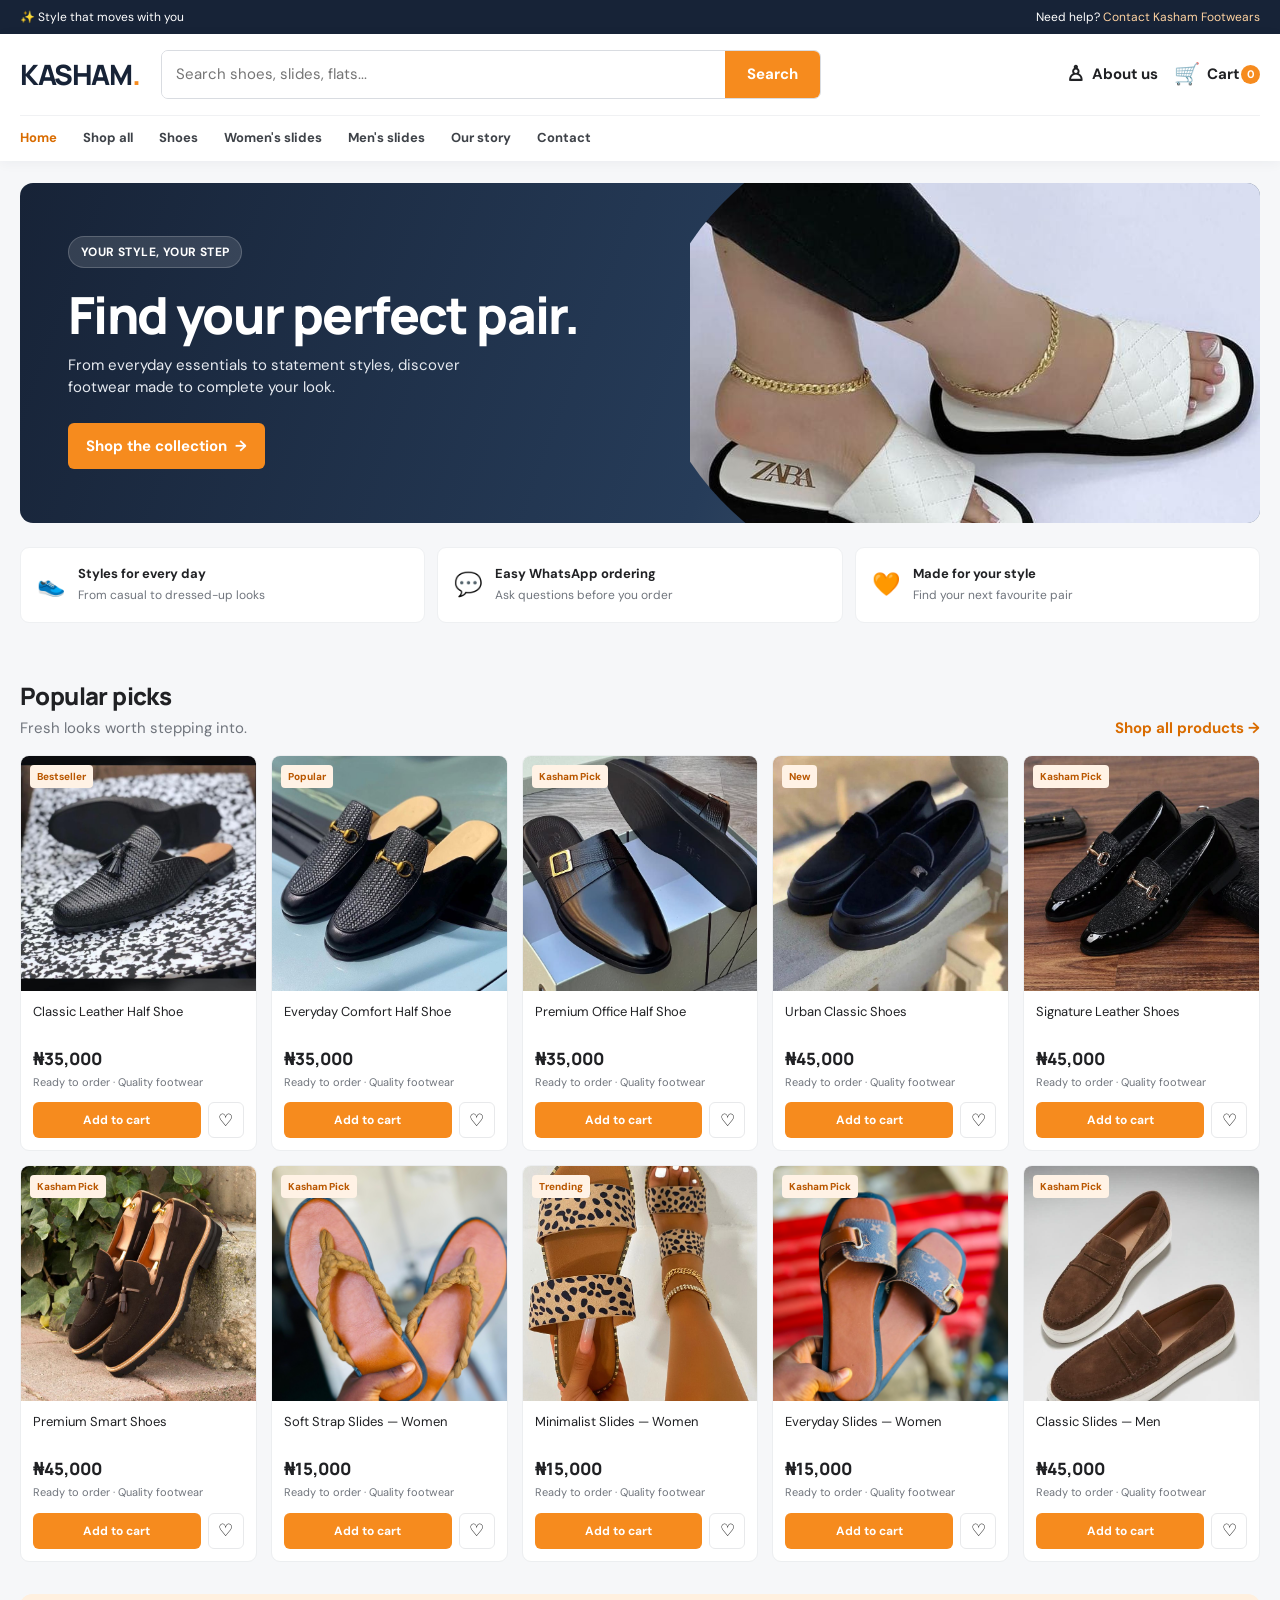
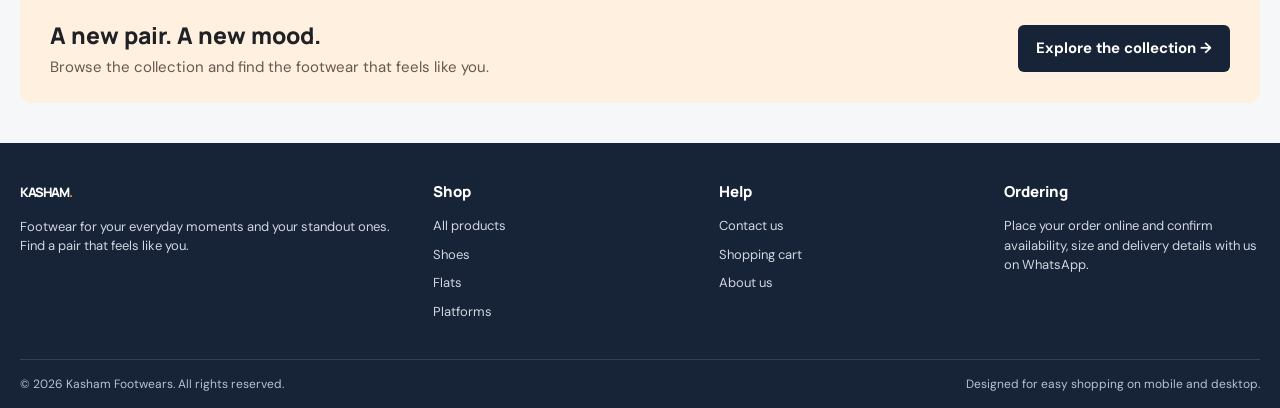
<file: index.html>
<!doctype html><html lang="en"><head><meta charset="utf-8"><meta name="viewport" content="width=device-width, initial-scale=1"><meta name="theme-color" content="#172337"><meta name="description" content="Shop stylish half shoes, slides, flats, platforms and sandals at Kasham Footwears."><link rel="manifest" href="manifest.json"><link rel="icon" href="logo.svg"><link rel="stylesheet" href="style.css"><title>Kasham Footwears | Step Out in Style</title></head><body>
<div class="top-strip"><div class="container"><span>✨ Style that moves with you</span><span>Need help? <a href="contact.html">Contact Kasham Footwears</a></span></div></div>
<header class="site-header"><div class="container"><div class="header-main"><button class="hamburger" data-menu-toggle aria-label="Open navigation menu" aria-expanded="false">☰</button><a class="brand" href="index.html">KASHAM<span>.</span></a><form class="searchbar" data-search-form><input aria-label="Search products" placeholder="Search shoes, slides, flats..." required><button>Search</button></form><div class="header-actions"><a class="header-action" href="about.html"><span class="ico">♙</span><span>About us</span></a><a class="header-action" href="cart.html"><span class="ico">🛒</span><span>Cart</span><b class="cart-count" data-cart-count>0</b></a></div></div><nav class="main-nav"><div class="nav-inner"><a class="active" href="index.html">Home</a><a href="shop.html">Shop all</a><a href="shop.html?category=Shoes">Shoes</a><a href="shop.html?category=Slides%20for%20Female">Women's slides</a><a href="shop.html?category=Slides%20for%20Male">Men's slides</a><a href="about.html">Our story</a><a href="contact.html">Contact</a></div></nav><nav class="mobile-nav"><a href="index.html">Home</a><a href="shop.html">Shop all</a><a href="shop.html?category=Half%20Shoes">Half shoes</a><a href="shop.html?category=Shoes">Shoes</a><a href="shop.html?category=Slides%20for%20Female">Women's slides</a><a href="shop.html?category=Slides%20for%20Male">Men's slides</a><a href="shop.html?category=Flats%20for%20Female">Women's flats</a><a href="shop.html?category=Flats%20for%20Male">Men's flats</a><a href="about.html">About us</a><a href="contact.html">Contact</a><a href="cart.html">My cart</a></nav></div></header>
<main class="container"><section class="hero"><div class="hero-copy"><span class="eyebrow">YOUR STYLE, YOUR STEP</span><h1>Find your perfect pair.</h1><p>From everyday essentials to statement styles, discover footwear made to complete your look.</p><a class="btn btn-primary" href="shop.html">Shop the collection <span>→</span></a></div><div class="hero-art" role="img" aria-label="Featured footwear"></div></section><section class="benefits"><div class="benefit"><span class="benefit-icon">👟</span><div><strong>Styles for every day</strong><small>From casual to dressed-up looks</small></div></div><div class="benefit"><span class="benefit-icon">💬</span><div><strong>Easy WhatsApp ordering</strong><small>Ask questions before you order</small></div></div><div class="benefit"><span class="benefit-icon">🧡</span><div><strong>Made for your style</strong><small>Find your next favourite pair</small></div></div></section><section class="section"><div class="section-head"><!--<div><h2>Shop by category</h2><p>Find the style you're looking for.</p></div><a class="text-link" href="shop.html">View all →</a></div><div class="category-grid" data-category-grid></div>--></section><section class="section"><div class="section-head"><div><h2>Popular picks</h2><p>Fresh looks worth stepping into.</p></div><a class="text-link" href="shop.html">Shop all products →</a></div><div class="products-grid" data-featured-products></div></section><section class="promo-band"><div><h2>A new pair. A new mood.</h2><p>Browse the collection and find the footwear that feels like you.</p></div><a class="btn btn-dark" href="shop.html">Explore the collection →</a></section></main>
<footer class="footer"><div class="container"><div class="footer-top"><div><a class="brand" href="index.html">KASHAM<span>.</span></a><p>Footwear for your everyday moments and your standout ones. Find a pair that feels like you.</p></div><div><h3>Shop</h3><div class="footer-links"><a href="shop.html">All products</a><a href="shop.html?category=Shoes">Shoes</a><a href="shop.html?category=Flats%20for%20Female">Flats</a><a href="shop.html?category=Platform%20for%20Female">Platforms</a></div></div><div><h3>Help</h3><div class="footer-links"><a href="contact.html">Contact us</a><a href="cart.html">Shopping cart</a><a href="about.html">About us</a></div></div><div><h3>Ordering</h3><p>Place your order online and confirm availability, size and delivery details with us on WhatsApp.</p></div></div><div class="footer-bottom"><span>© <span data-year></span> Kasham Footwears. All rights reserved.</span><span>Designed for easy shopping on mobile and desktop.</span></div></div></footer><div class="toast"></div><script src="products.js"></script><script src="app.js"></script><script>document.querySelector('[data-year]').textContent=new Date().getFullYear();if('serviceWorker' in navigator && location.protocol.startsWith('http'))navigator.serviceWorker.register('service-worker.js').catch(()=>{});</script></body></html>
</file>
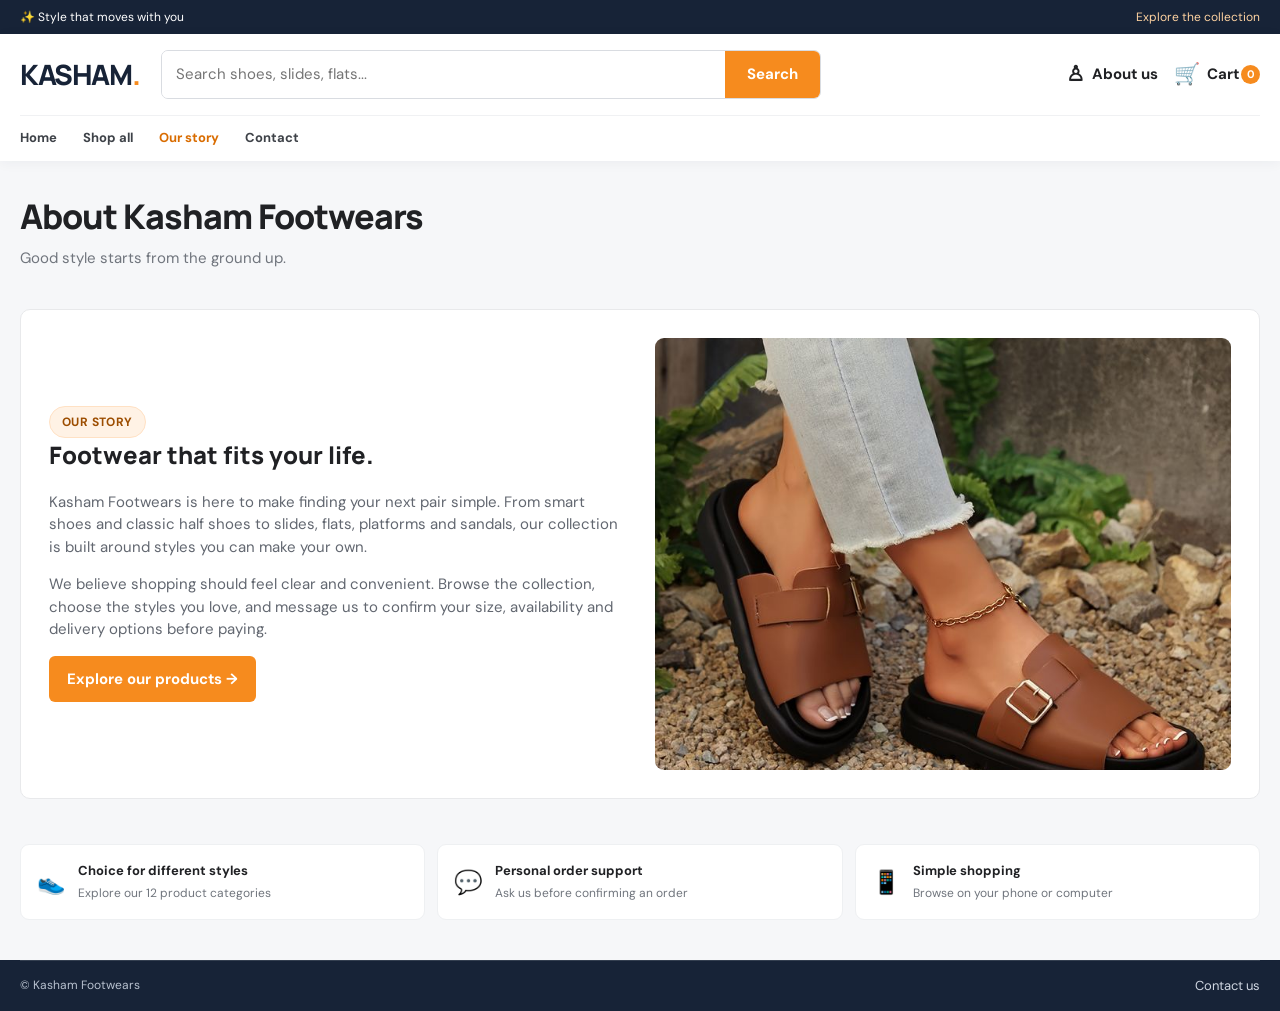
<file: about.html>
<!doctype html><html lang="en"><head><meta charset="utf-8"><meta name="viewport" content="width=device-width, initial-scale=1"><meta name="theme-color" content="#172337"><link rel="manifest" href="manifest.json"><link rel="icon" href="logo.svg"><link rel="stylesheet" href="style.css"><title>About Us | Kasham Footwears</title></head><body><div class="top-strip"><div class="container"><span>✨ Style that moves with you</span><span><a href="shop.html">Explore the collection</a></span></div></div><header class="site-header"><div class="container"><div class="header-main"><button class="hamburger" data-menu-toggle aria-label="Open navigation menu" aria-expanded="false">☰</button><a class="brand" href="index.html">KASHAM<span>.</span></a><form class="searchbar" data-search-form><input aria-label="Search products" placeholder="Search shoes, slides, flats..." required><button>Search</button></form><div class="header-actions"><a class="header-action" href="about.html"><span class="ico">♙</span><span>About us</span></a><a class="header-action" href="cart.html"><span class="ico">🛒</span><span>Cart</span><b class="cart-count" data-cart-count>0</b></a></div></div><nav class="main-nav"><div class="nav-inner"><a href="index.html">Home</a><a href="shop.html">Shop all</a><a class="active" href="about.html">Our story</a><a href="contact.html">Contact</a></div></nav><nav class="mobile-nav"><a href="index.html">Home</a><a href="shop.html">Shop all</a><a href="about.html">About us</a><a href="contact.html">Contact</a><a href="cart.html">My cart</a></nav></div></header><main class="container"><div class="page-intro"><h1>About Kasham Footwears</h1><p>Good style starts from the ground up.</p></div><section class="content-card about-grid"><div><span class="eyebrow" style="background:#fff2e5;color:#9c4d00;border-color:#ffe1c4">OUR STORY</span><h2>Footwear that fits your life.</h2><p>Kasham Footwears is here to make finding your next pair simple. From smart shoes and classic half shoes to slides, flats, platforms and sandals, our collection is built around styles you can make your own.</p><p>We believe shopping should feel clear and convenient. Browse the collection, choose the styles you love, and message us to confirm your size, availability and delivery options before paying.</p><a class="btn btn-primary" href="shop.html">Explore our products →</a></div><img class="about-photo" src="fan-02.jpg" alt="Footwear style collection"></section><section class="benefits"><div class="benefit"><span class="benefit-icon">👟</span><div><strong>Choice for different styles</strong><small>Explore our 12 product categories</small></div></div><div class="benefit"><span class="benefit-icon">💬</span><div><strong>Personal order support</strong><small>Ask us before confirming an order</small></div></div><div class="benefit"><span class="benefit-icon">📱</span><div><strong>Simple shopping</strong><small>Browse on your phone or computer</small></div></div></section></main><footer class="footer"><div class="container"><div class="footer-bottom"><span>© Kasham Footwears</span><a href="contact.html">Contact us</a></div></div></footer><div class="toast"></div><script src="products.js"></script><script src="app.js"></script></body></html>
</file>
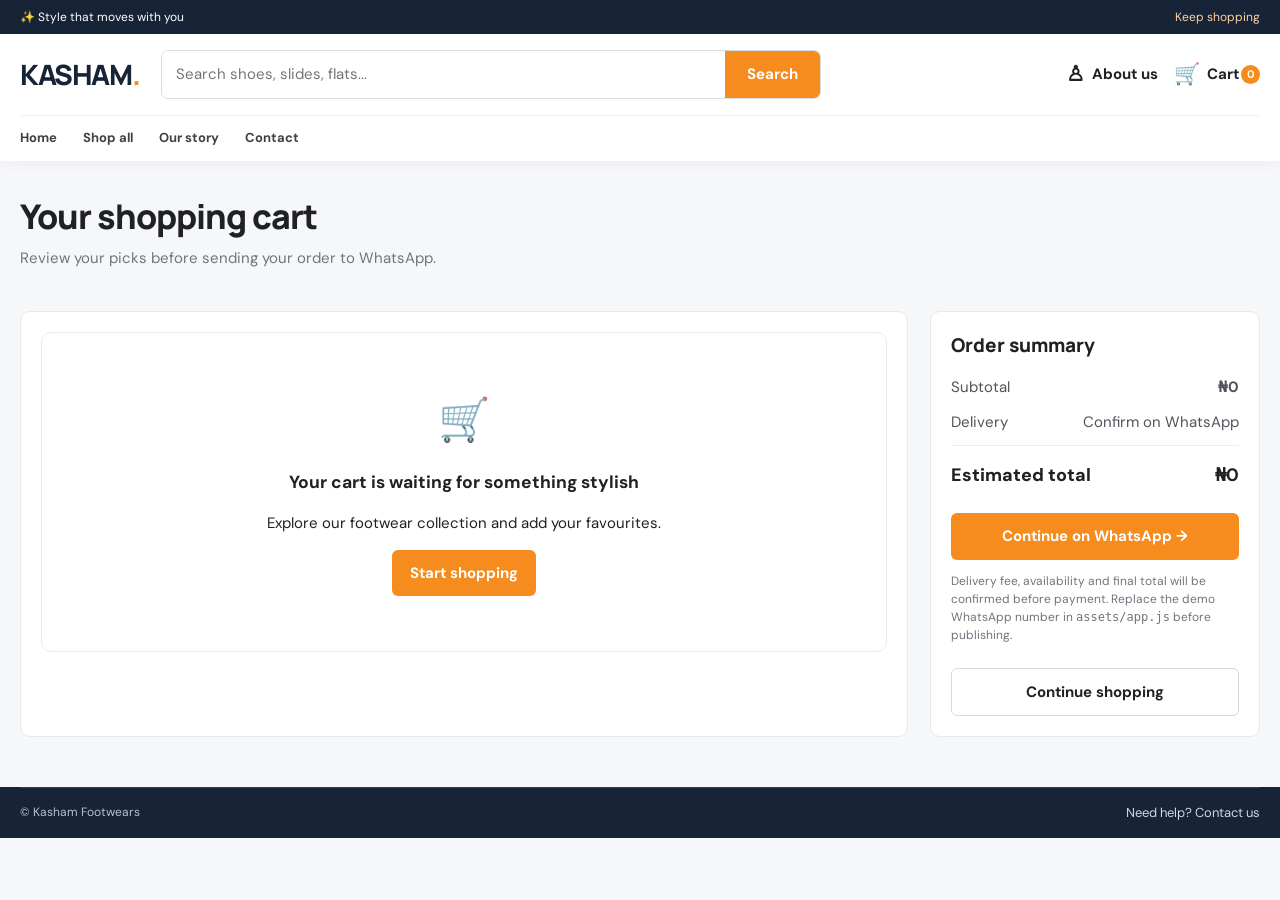
<file: cart.html>
<!doctype html><html lang="en"><head><meta charset="utf-8"><meta name="viewport" content="width=device-width, initial-scale=1"><meta name="theme-color" content="#172337"><link rel="manifest" href="manifest.json"><link rel="icon" href="ogo.svg"><link rel="stylesheet" href="style.css"><title>Your Cart | Kasham Footwears</title></head><body><div class="top-strip"><div class="container"><span>✨ Style that moves with you</span><span><a href="shop.html">Keep shopping</a></span></div></div><header class="site-header"><div class="container"><div class="header-main"><button class="hamburger" data-menu-toggle aria-label="Open navigation menu" aria-expanded="false">☰</button><a class="brand" href="index.html">KASHAM<span>.</span></a><form class="searchbar" data-search-form><input aria-label="Search products" placeholder="Search shoes, slides, flats..." required><button>Search</button></form><div class="header-actions"><a class="header-action" href="about.html"><span class="ico">♙</span><span>About us</span></a><a class="header-action" href="cart.html"><span class="ico">🛒</span><span>Cart</span><b class="cart-count" data-cart-count>0</b></a></div></div><nav class="main-nav"><div class="nav-inner"><a href="index.html">Home</a><a href="shop.html">Shop all</a><a href="about.html">Our story</a><a href="contact.html">Contact</a></div></nav><nav class="mobile-nav"><a href="index.html">Home</a><a href="shop.html">Shop all</a><a href="about.html">About us</a><a href="contact.html">Contact</a><a href="cart.html">My cart</a></nav></div></header><main class="container"><div class="page-intro"><h1>Your shopping cart</h1><p>Review your picks before sending your order to WhatsApp.</p></div><div class="cart-layout"><section class="cart-list"><div data-cart-items></div></section><aside class="summary-card"><h2>Order summary</h2><div class="summary-line"><span>Subtotal</span><strong data-subtotal>₦0</strong></div><div class="summary-line"><span>Delivery</span><span>Confirm on WhatsApp</span></div><div class="summary-line total"><span>Estimated total</span><strong data-total>₦0</strong></div><button class="btn btn-primary" data-checkout>Continue on WhatsApp →</button><p class="notice">Delivery fee, availability and final total will be confirmed before payment. Replace the demo WhatsApp number in <code>assets/app.js</code> before publishing.</p><a class="btn btn-outline" href="shop.html">Continue shopping</a></aside></div></main><footer class="footer"><div class="container"><div class="footer-bottom"><span>© Kasham Footwears</span><a href="contact.html">Need help? Contact us</a></div></div></footer><div class="toast"></div><script src="products.js"></script><script src="app.js"></script></body></html>
</file>
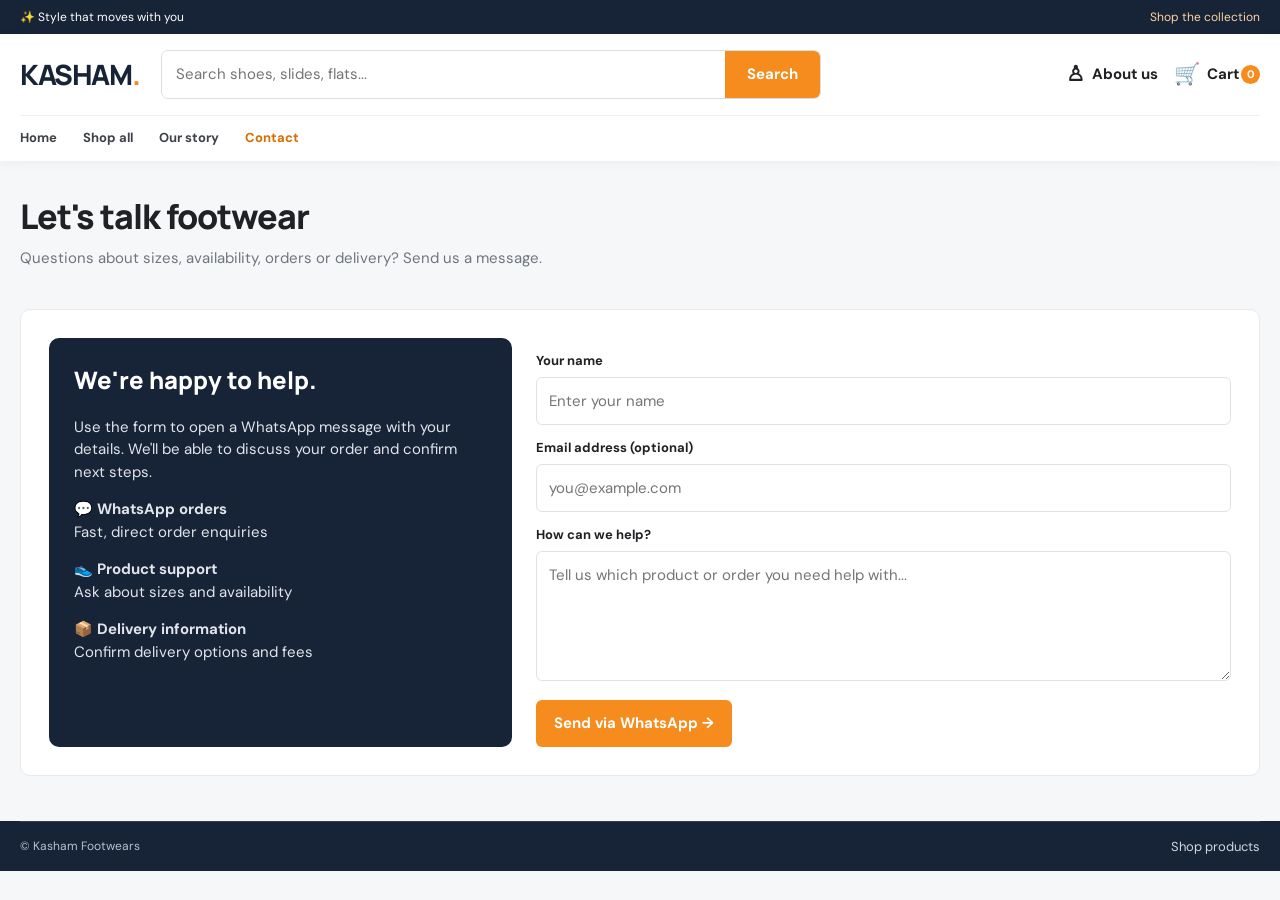
<file: contact.html>
<!doctype html><html lang="en"><head><meta charset="utf-8"><meta name="viewport" content="width=device-width, initial-scale=1"><meta name="theme-color" content="#172337"><link rel="manifest" href="manifest.json"><link rel="icon" href="logo.svg"><link rel="stylesheet" href="style.css"><title>Contact Us | Kasham Footwears</title></head><body><div class="top-strip"><div class="container"><span>✨ Style that moves with you</span><span><a href="shop.html">Shop the collection</a></span></div></div><header class="site-header"><div class="container"><div class="header-main"><button class="hamburger" data-menu-toggle aria-label="Open navigation menu" aria-expanded="false">☰</button><a class="brand" href="index.html">KASHAM<span>.</span></a><form class="searchbar" data-search-form><input aria-label="Search products" placeholder="Search shoes, slides, flats..." required><button>Search</button></form><div class="header-actions"><a class="header-action" href="about.html"><span class="ico">♙</span><span>About us</span></a><a class="header-action" href="cart.html"><span class="ico">🛒</span><span>Cart</span><b class="cart-count" data-cart-count>0</b></a></div></div><nav class="main-nav"><div class="nav-inner"><a href="index.html">Home</a><a href="shop.html">Shop all</a><a href="about.html">Our story</a><a class="active" href="contact.html">Contact</a></div></nav><nav class="mobile-nav"><a href="index.html">Home</a><a href="shop.html">Shop all</a><a href="about.html">About us</a><a href="contact.html">Contact</a><a href="cart.html">My cart</a></nav></div></header><main class="container"><div class="page-intro"><h1>Let's talk footwear</h1><p>Questions about sizes, availability, orders or delivery? Send us a message.</p></div><section class="content-card contact-grid"><div class="contact-info"><h2>We're happy to help.</h2><p>Use the form to open a WhatsApp message with your details. We'll be able to discuss your order and confirm next steps.</p><p>💬 <strong>WhatsApp orders</strong><br>Fast, direct order enquiries</p><p>👟 <strong>Product support</strong><br>Ask about sizes and availability</p><p>📦 <strong>Delivery information</strong><br>Confirm delivery options and fees</p></div><form data-contact-form><div class="form-field"><label for="name">Your name</label><input id="name" name="name" autocomplete="name" required placeholder="Enter your name"></div><div class="form-field"><label for="email">Email address (optional)</label><input id="email" name="email" type="email" autocomplete="email" placeholder="you@example.com"></div><div class="form-field"><label for="message">How can we help?</label><textarea id="message" name="message" required placeholder="Tell us which product or order you need help with..."></textarea></div><button class="btn btn-primary" type="submit">Send via WhatsApp →</button><!--<p class="notice">The WhatsApp number is a demo placeholder. Replace it in <code>assets/app.js</code> with the store's number before publishing.</p>--></form></section></main><footer class="footer"><div class="container"><div class="footer-bottom"><span>© Kasham Footwears</span><a href="shop.html">Shop products</a></div></div></footer><div class="toast"></div><script src="products.js"></script><script src="app.js"></script></body></html>
</file>
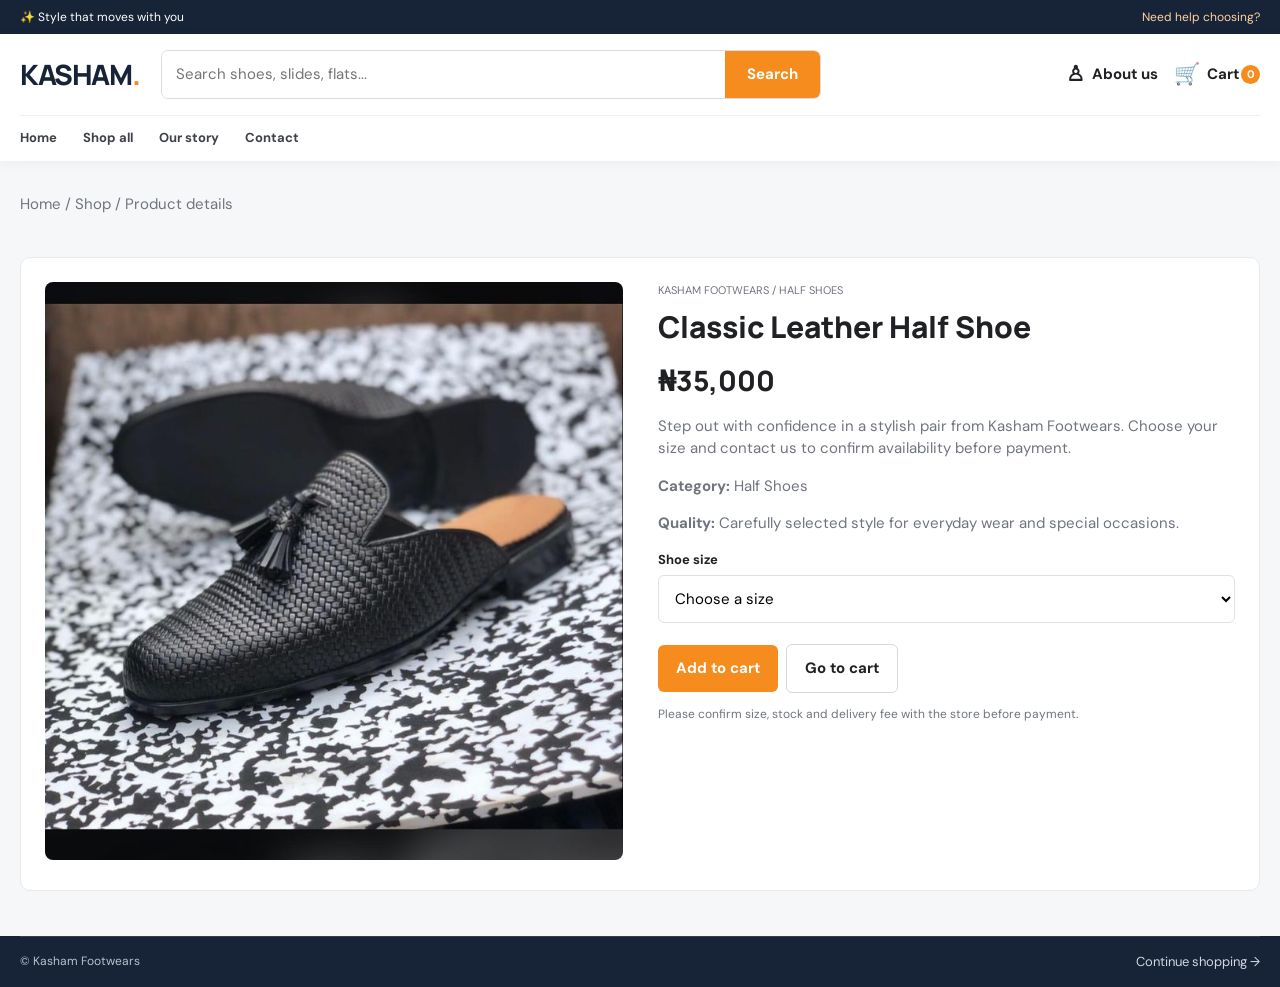
<file: product.html>
<!doctype html><html lang="en"><head><meta charset="utf-8"><meta name="viewport" content="width=device-width, initial-scale=1"><meta name="theme-color" content="#172337"><link rel="manifest" href="manifest.json"><link rel="icon" href="logo.svg"><link rel="stylesheet" href="style.css"><title>Product details | Kasham Footwears</title></head><body><div class="top-strip"><div class="container"><span>✨ Style that moves with you</span><span><a href="contact.html">Need help choosing?</a></span></div></div><header class="site-header"><div class="container"><div class="header-main"><button class="hamburger" data-menu-toggle aria-label="Open navigation menu" aria-expanded="false">☰</button><a class="brand" href="index.html">KASHAM<span>.</span></a><form class="searchbar" data-search-form><input aria-label="Search products" placeholder="Search shoes, slides, flats..." required><button>Search</button></form><div class="header-actions"><a class="header-action" href="about.html"><span class="ico">♙</span><span>About us</span></a><a class="header-action" href="cart.html"><span class="ico">🛒</span><span>Cart</span><b class="cart-count" data-cart-count>0</b></a></div></div><nav class="main-nav"><div class="nav-inner"><a href="index.html">Home</a><a href="shop.html">Shop all</a><a href="about.html">Our story</a><a href="contact.html">Contact</a></div></nav><nav class="mobile-nav"><a href="index.html">Home</a><a href="shop.html">Shop all</a><a href="about.html">About us</a><a href="contact.html">Contact</a><a href="cart.html">My cart</a></nav></div></header><main class="container"><div class="page-intro"><p><a href="index.html">Home</a> / <a href="shop.html">Shop</a> / Product details</p></div><section class="product-detail" data-product-detail></section></main><footer class="footer"><div class="container"><div class="footer-bottom"><span>© Kasham Footwears</span><a href="shop.html">Continue shopping →</a></div></div></footer><div class="toast"></div><script src="products.js"></script><script src="app.js"></script></body></html>
</file>
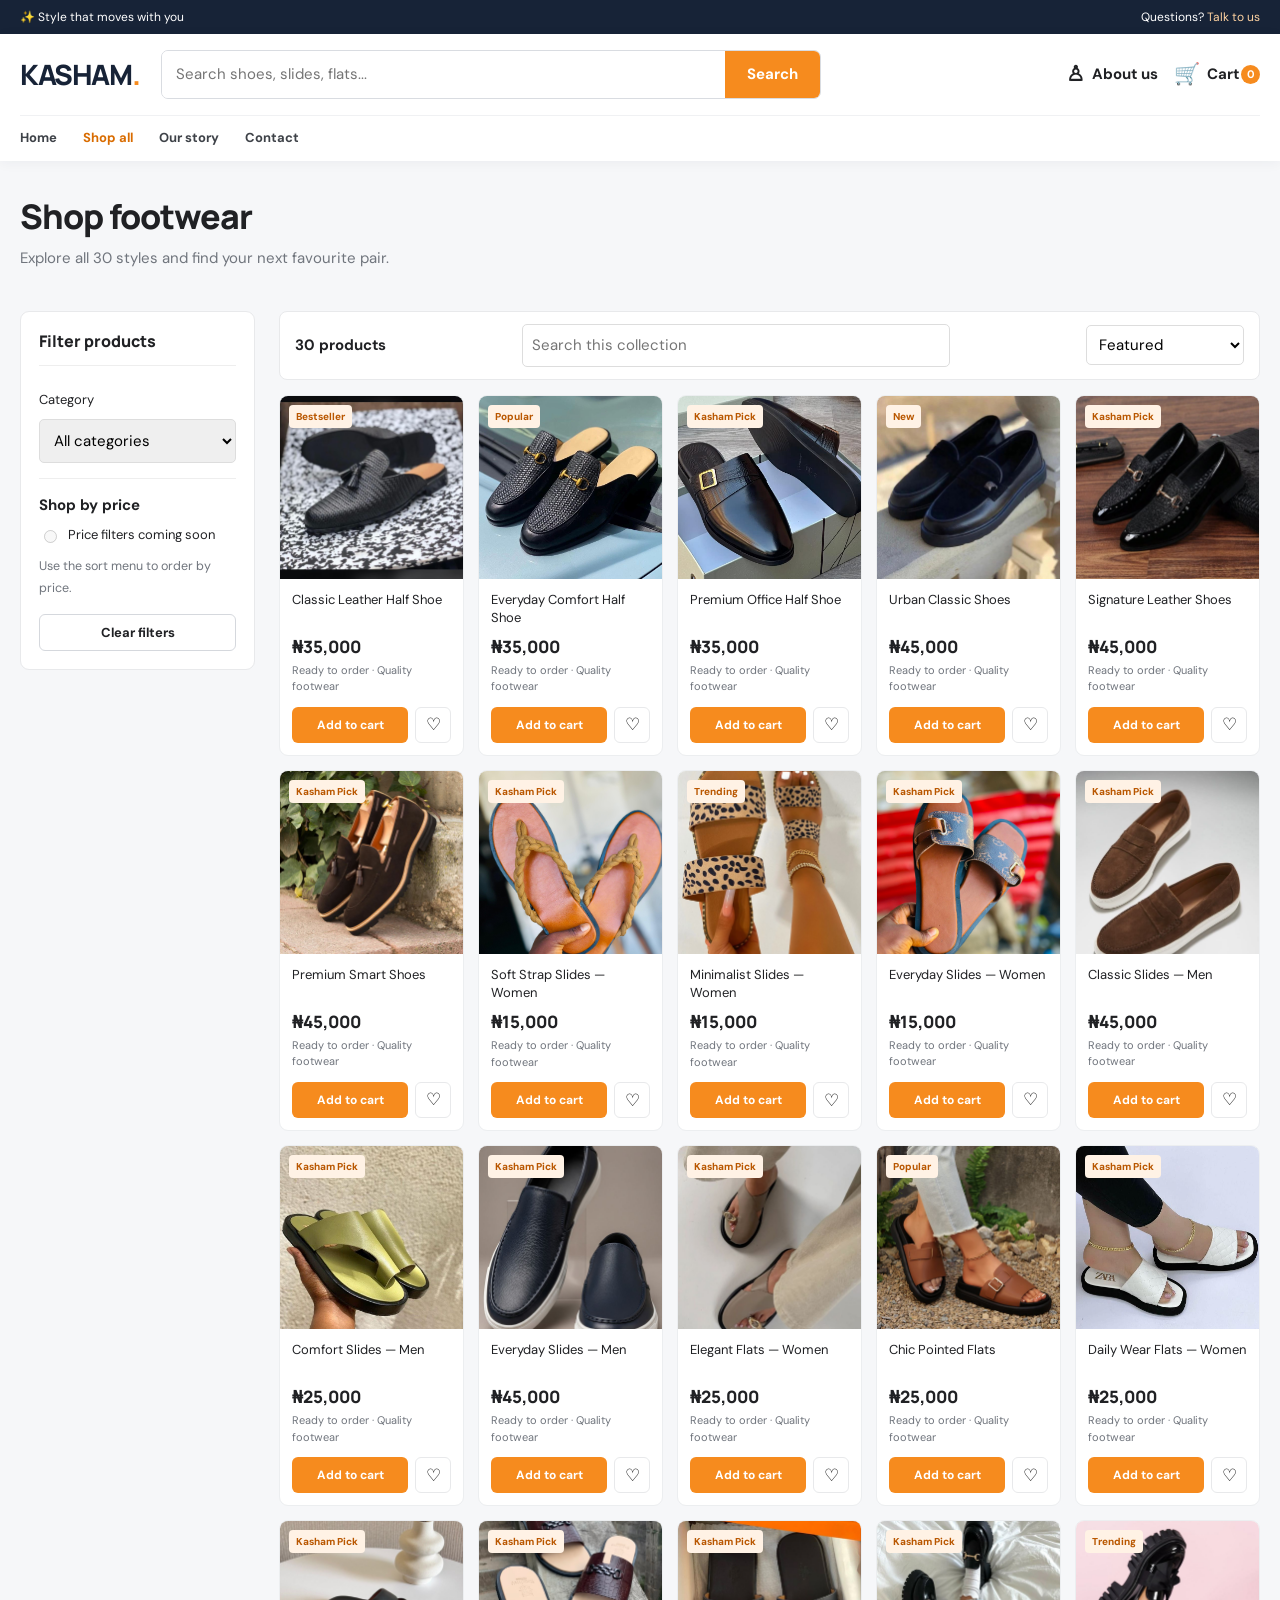
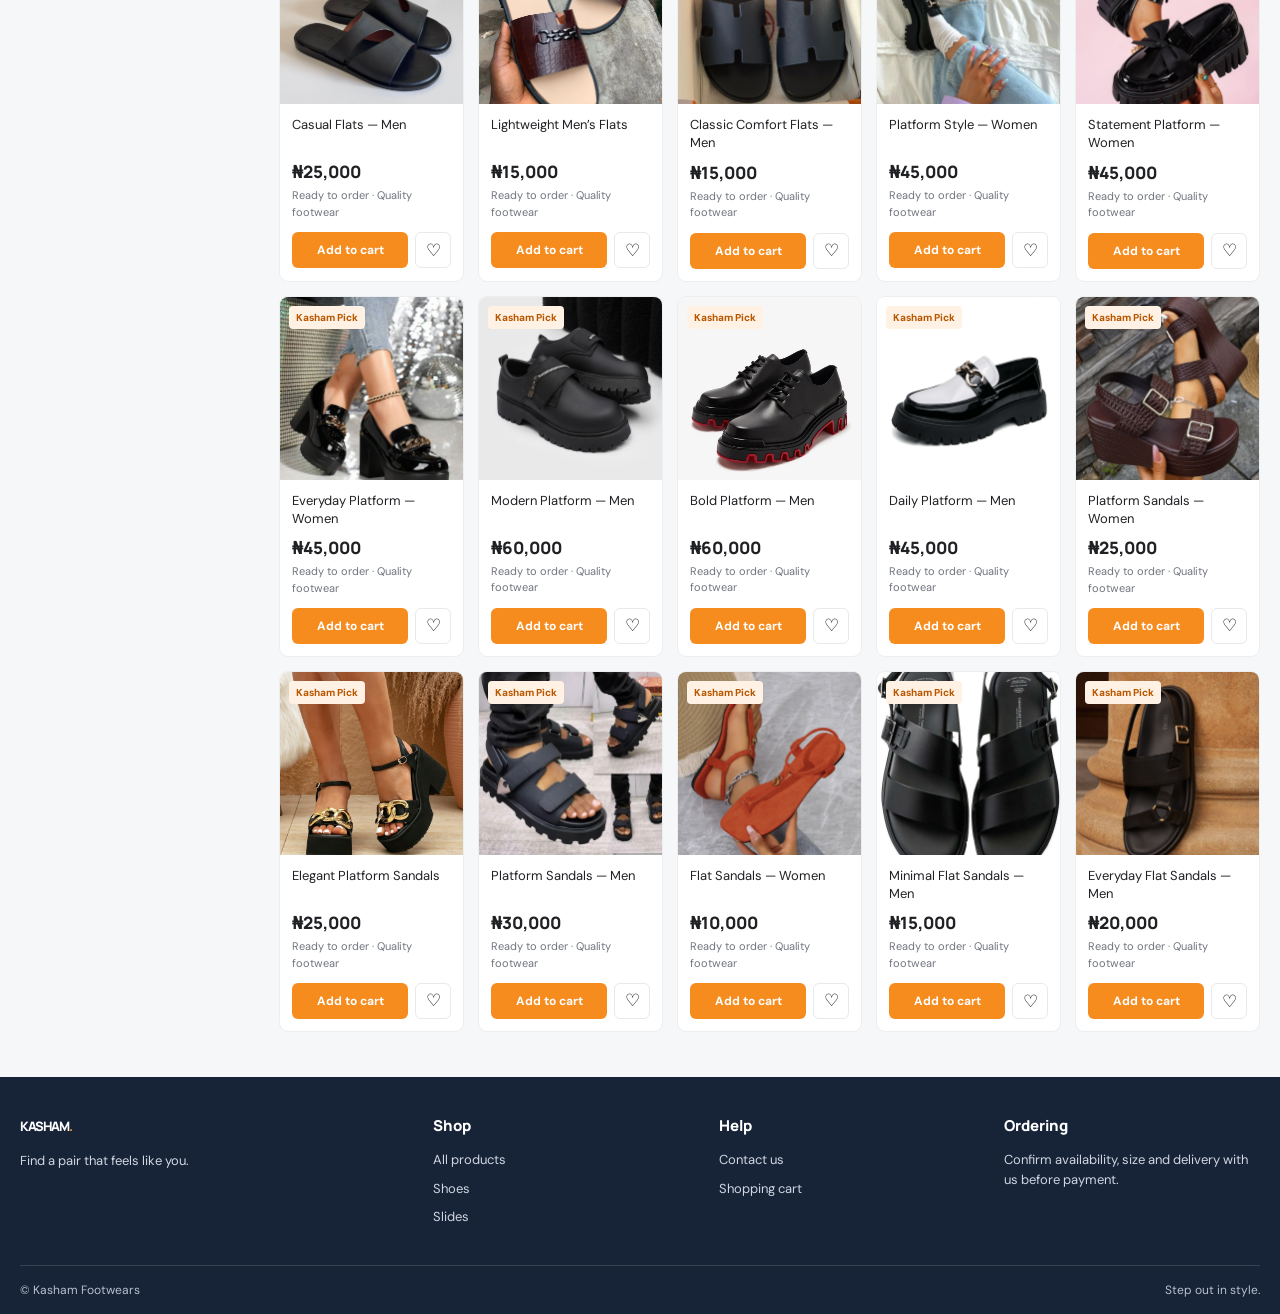
<file: shop.html>
<!doctype html><html lang="en"><head><meta charset="utf-8"><meta name="viewport" content="width=device-width, initial-scale=1"><meta name="theme-color" content="#172337"><link rel="manifest" href="manifest.json"><link rel="icon" href="logo.svg"><link rel="stylesheet" href="style.css"><title>Shop All Footwear | Kasham Footwears</title></head><body><div class="top-strip"><div class="container"><span>✨ Style that moves with you</span><span>Questions? <a href="contact.html">Talk to us</a></span></div></div><header class="site-header"><div class="container"><div class="header-main"><button class="hamburger" data-menu-toggle aria-label="Open navigation menu" aria-expanded="false">☰</button><a class="brand" href="index.html">KASHAM<span>.</span></a><form class="searchbar" data-search-form><input aria-label="Search products" placeholder="Search shoes, slides, flats..." required><button>Search</button></form><div class="header-actions"><a class="header-action" href="about.html"><span class="ico">♙</span><span>About us</span></a><a class="header-action" href="cart.html"><span class="ico">🛒</span><span>Cart</span><b class="cart-count" data-cart-count>0</b></a></div></div><nav class="main-nav"><div class="nav-inner"><a href="index.html">Home</a><a class="active" href="shop.html">Shop all</a><a href="about.html">Our story</a><a href="contact.html">Contact</a></div></nav><nav class="mobile-nav"><a href="index.html">Home</a><a href="shop.html">Shop all</a><a href="shop.html?category=Half%20Shoes">Half shoes</a><a href="shop.html?category=Shoes">Shoes</a><a href="shop.html?category=Slides%20for%20Female">Women's slides</a><a href="shop.html?category=Slides%20for%20Male">Men's slides</a><a href="shop.html?category=Flats%20for%20Female">Women's flats</a><a href="shop.html?category=Flats%20for%20Male">Men's flats</a><a href="about.html">About us</a><a href="contact.html">Contact</a><a href="cart.html">My cart</a></nav></div></header><main class="container"><div class="page-intro"><h1>Shop footwear</h1><p>Explore all 30 styles and find your next favourite pair.</p></div><div class="shop-layout"><aside class="filter-panel"><h3>Filter products</h3><div class="filter-group"><label for="category-select">Category</label><select id="category-select" data-category-select style="width:100%;padding:10px;border:1px solid #ddd;border-radius:5px"></select></div><div class="filter-group"><strong>Shop by price</strong><label><input type="radio" name="price" disabled> Price filters coming soon</label><small style="color:var(--muted)">Use the sort menu to order by price.</small></div><a class="btn btn-outline btn-small" href="shop.html" style="width:100%">Clear filters</a></aside><section><div class="shop-toolbar"><strong data-results-count>30 products</strong><input data-shop-search aria-label="Filter products" placeholder="Search this collection" style="min-width:0;width:45%;padding:9px;border:1px solid #ddd;border-radius:5px"><select data-sort aria-label="Sort products"><option value="featured">Featured</option><option value="price-low">Price: low to high</option><option value="price-high">Price: high to low</option><option value="name">Name A–Z</option></select></div><div class="products-grid" data-shop-products></div></section></div></main><footer class="footer"><div class="container"><div class="footer-top"><div><a class="brand" href="index.html">KASHAM<span>.</span></a><p>Find a pair that feels like you.</p></div><div><h3>Shop</h3><div class="footer-links"><a href="shop.html">All products</a><a href="shop.html?category=Shoes">Shoes</a><a href="shop.html?category=Slides%20for%20Female">Slides</a></div></div><div><h3>Help</h3><div class="footer-links"><a href="contact.html">Contact us</a><a href="cart.html">Shopping cart</a></div></div><div><h3>Ordering</h3><p>Confirm availability, size and delivery with us before payment.</p></div></div><div class="footer-bottom"><span>© Kasham Footwears</span><span>Step out in style.</span></div></div></footer><div class="toast"></div><script src="products.js"></script><script src="app.js"></script></body></html>
</file>
<file: style.css>
@import url('https://fonts.googleapis.com/css2?family=DM+Sans:wght@400;500;600;700&family=Manrope:wght@400;500;600;700;800&display=swap');
:root{--ink:#202124;--muted:#70757d;--brand:#f68b1e;--brand-dark:#d96c00;--navy:#172337;--cream:#fff8ef;--line:#e8e9eb;--surface:#fff;--green:#16834a;--shadow:0 8px 28px rgba(20,28,40,.08)}*{box-sizing:border-box}html{scroll-behavior:smooth}body{margin:0;background:#f6f7f9;color:var(--ink);font-family:'DM Sans',sans-serif;font-size:15px;line-height:1.5}a{color:inherit;text-decoration:none}button,input,select,textarea{font:inherit}button{cursor:pointer}.container{width:min(1240px,calc(100% - 36px));margin:auto}.top-strip{background:var(--navy);color:#fff;font-size:12px}.top-strip .container{display:flex;justify-content:space-between;gap:12px;padding:8px 0}.top-strip a{color:#ffd3a1}.site-header{background:#fff;position:sticky;top:0;z-index:30;box-shadow:0 2px 12px #1522380c}.header-main{display:flex;align-items:center;gap:22px;padding:16px 0}.brand{font:800 28px Manrope,sans-serif;letter-spacing:-1.4px;color:var(--navy);white-space:nowrap}.brand span{color:var(--brand)}.searchbar{display:flex;flex:1;max-width:660px;border:1px solid #d9dce1;border-radius:7px;overflow:hidden;background:#fff}.searchbar input{border:0;outline:0;padding:12px 14px;min-width:0;flex:1}.searchbar button{border:0;background:var(--brand);color:#fff;padding:0 22px;font-weight:700}.header-actions{display:flex;align-items:center;gap:16px;margin-left:auto}.header-action{display:flex;align-items:center;gap:7px;font-weight:700;white-space:nowrap}.header-action .ico{font-size:21px}.cart-count{display:inline-grid;place-items:center;min-width:19px;height:19px;border-radius:50%;background:var(--brand);color:white;font-size:11px;margin-left:-5px}.hamburger{display:none;border:0;background:transparent;font-size:28px;padding:4px;color:var(--navy)}.main-nav{border-top:1px solid #f0f1f3}.nav-inner{display:flex;align-items:center;gap:26px;min-height:45px}.nav-inner a{font-weight:700;font-size:13px;color:#3e4248}.nav-inner a:hover,.nav-inner a.active{color:var(--brand-dark)}.mobile-nav{display:none}.hero{margin:22px auto 24px;border-radius:13px;overflow:hidden;background:linear-gradient(110deg,#172337 0%,#263c59 58%,#5a6b7d 100%);color:#fff;min-height:340px;display:grid;grid-template-columns:1.08fr .92fr;align-items:center;position:relative}.hero-copy{padding:42px 0 42px 48px;z-index:1}.eyebrow{display:inline-block;background:#ffffff20;border:1px solid #ffffff30;border-radius:30px;padding:6px 12px;font-size:12px;font-weight:700;letter-spacing:.4px}.hero h1{font:800 clamp(32px,4vw,54px)/1.1 Manrope,sans-serif;letter-spacing:-1.6px;margin:18px 0 12px;max-width:530px}.hero p{color:#e6eaf0;max-width:410px;margin:0 0 24px}.hero-art{height:100%;min-height:320px;background:linear-gradient(90deg,#263c5900,#263c5900),url('fan-01.jpg') center/cover no-repeat;clip-path:ellipse(82% 85% at 76% 50%)}.btn{display:inline-flex;align-items:center;justify-content:center;gap:8px;border:0;border-radius:6px;padding:12px 18px;font-weight:700;transition:.2s}.btn-primary{background:var(--brand);color:#fff}.btn-primary:hover{background:var(--brand-dark);transform:translateY(-1px)}.btn-dark{background:var(--navy);color:#fff}.btn-outline{border:1px solid #d5d8dd;background:#fff}.btn-small{padding:8px 12px;font-size:13px}.benefits{display:grid;grid-template-columns:repeat(3,1fr);gap:12px;margin-bottom:25px}.benefit{display:flex;gap:12px;align-items:center;background:#fff;padding:16px;border:1px solid #eef0f2;border-radius:9px}.benefit-icon{font-size:23px}.benefit strong{display:block;font-size:13px}.benefit small{color:var(--muted);font-size:12px}.section{margin:28px auto}.section-head{display:flex;align-items:end;justify-content:space-between;gap:16px;margin-bottom:16px}.section-head h2{font:800 24px Manrope,sans-serif;letter-spacing:-.6px;margin:0}.section-head p{color:var(--muted);margin:5px 0 0}.text-link{color:var(--brand-dark);font-weight:700}.category-grid{display:grid;grid-template-columns:repeat(6,1fr);gap:13px}.category-card{background:#fff;border:1px solid #eceef0;border-radius:10px;text-align:center;padding:17px 10px;transition:.2s}.category-card:hover{transform:translateY(-3px);box-shadow:var(--shadow);border-color:#ffd5ad}.category-icon{display:grid;place-items:center;width:60px;height:60px;border-radius:50%;margin:0 auto 10px;background:#fff2e5;font-size:28px}.category-card strong{display:block;font-size:13px}.category-card small{color:var(--muted);font-size:11px}.products-grid{display:grid;grid-template-columns:repeat(5,minmax(0,1fr));gap:14px}.product-card{position:relative;background:#fff;border:1px solid #eceef0;border-radius:9px;overflow:hidden;transition:transform .18s,box-shadow .18s;min-width:0}.product-card:hover{transform:translateY(-3px);box-shadow:var(--shadow)}.product-image{display:block;position:relative;background:#f1f2f4;aspect-ratio:1/1;overflow:hidden}.product-image img{width:100%;height:100%;object-fit:cover;display:block;transition:transform .3s}.product-card:hover .product-image img{transform:scale(1.04)}.product-tag{position:absolute;left:9px;top:9px;background:#fff2e5;color:#b95700;padding:4px 7px;border-radius:4px;font-size:10px;font-weight:800}.product-info{padding:12px}.product-name{display:block;font-size:13px;line-height:1.4;min-height:36px}.product-price{font:800 17px Manrope,sans-serif;margin:8px 0 4px}.product-meta{color:var(--muted);font-size:11px}.product-actions{display:flex;gap:7px;margin-top:12px}.product-actions .btn{flex:1;padding:9px 7px;font-size:12px}.heart-btn{border:1px solid var(--line);background:white;border-radius:6px;width:36px;font-size:17px}.promo-band{display:flex;align-items:center;justify-content:space-between;gap:20px;background:#fff0df;border-radius:12px;padding:25px 30px;margin:32px auto}.promo-band h2{font:800 23px Manrope,sans-serif;margin:0 0 5px}.promo-band p{margin:0;color:#65594d}.page-intro{padding:32px 0 22px}.page-intro h1{font:800 34px Manrope,sans-serif;letter-spacing:-1px;margin:0 0 8px}.page-intro p{margin:0;color:var(--muted)}.shop-layout{display:grid;grid-template-columns:235px 1fr;gap:24px;margin:20px auto 45px}.filter-panel{background:#fff;border:1px solid var(--line);border-radius:9px;padding:18px;height:max-content}.filter-panel h3{margin:0 0 13px;font:800 16px Manrope}.filter-group{padding:15px 0;border-top:1px solid #eee}.filter-group label{display:flex;align-items:center;gap:8px;margin:9px 0;font-size:13px;cursor:pointer}.filter-group input{accent-color:var(--brand)}.shop-toolbar{display:flex;align-items:center;justify-content:space-between;gap:12px;background:#fff;border:1px solid var(--line);border-radius:8px;padding:12px 15px;margin-bottom:15px}.shop-toolbar select{border:1px solid #ddd;border-radius:5px;padding:8px;background:#fff}.empty-state{text-align:center;padding:55px 20px;background:#fff;border-radius:10px;border:1px solid var(--line);grid-column:1/-1}.empty-state .big{font-size:42px}.cart-layout{display:grid;grid-template-columns:1fr 330px;gap:22px;margin:20px auto 50px}.cart-list,.summary-card{background:#fff;border:1px solid var(--line);border-radius:10px;padding:20px}.cart-item{display:grid;grid-template-columns:95px 1fr auto;gap:15px;align-items:center;padding:15px 0;border-bottom:1px solid #eee}.cart-item img{width:95px;height:95px;object-fit:cover;border-radius:7px;background:#eee}.cart-item h3{font-size:14px;margin:0 0 5px}.cart-item p{color:var(--muted);font-size:12px;margin:0 0 8px}.qty-control{display:flex;align-items:center;gap:12px}.qty-control button{width:28px;height:28px;border:1px solid #ddd;border-radius:5px;background:#fff}.summary-card h2{font:800 19px Manrope;margin:0 0 18px}.summary-line{display:flex;justify-content:space-between;gap:12px;margin:12px 0;color:#50545b}.summary-line.total{border-top:1px solid #eee;padding-top:16px;font-weight:800;color:var(--ink);font-size:18px}.summary-card .btn{width:100%;margin-top:12px}.notice{font-size:12px;color:var(--muted);margin-top:12px}.content-card{background:#fff;border:1px solid var(--line);border-radius:10px;padding:28px;margin:18px auto 45px}.about-grid{display:grid;grid-template-columns:1fr 1fr;gap:30px;align-items:center}.about-photo{width:100%;aspect-ratio:4/3;object-fit:cover;border-radius:9px}.about-grid h2,.content-card h2{font:800 24px Manrope;margin-top:0}.about-grid p,.content-card p{color:#626770}.contact-grid{display:grid;grid-template-columns:.8fr 1.2fr;gap:24px}.contact-info{background:var(--navy);color:white;border-radius:10px;padding:25px}.contact-info p{color:#e1e5eb}.form-field{margin:13px 0}.form-field label{display:block;font-weight:700;font-size:13px;margin-bottom:6px}.form-field input,.form-field textarea,.form-field select{width:100%;padding:12px;border:1px solid #dfe1e5;border-radius:6px;outline-color:var(--brand);background:#fff}.form-field textarea{min-height:130px;resize:vertical}.product-detail{display:grid;grid-template-columns:1fr 1fr;gap:35px;background:#fff;border:1px solid var(--line);border-radius:10px;padding:24px;margin:20px auto 45px}.detail-image{width:100%;aspect-ratio:1/1;object-fit:cover;border-radius:8px;background:#f1f2f4}.detail-info h1{font:800 30px Manrope;line-height:1.2;margin:10px 0}.detail-price{font:800 28px Manrope;margin:16px 0}.detail-info p{color:var(--muted)}.detail-info .btn{margin:8px 8px 0 0}.footer{background:#172337;color:#fff;margin-top:40px}.footer-top{display:grid;grid-template-columns:1.5fr 1fr 1fr 1fr;gap:30px;padding:38px 0}.footer h3{font:800 15px Manrope;margin:0 0 14px}.footer p,.footer a{color:#d0d7e2;font-size:13px}.footer-links{display:grid;gap:9px}.footer-bottom{border-top:1px solid #ffffff20;padding:15px 0;color:#b8c1cf;font-size:12px;display:flex;justify-content:space-between;gap:12px}.toast{position:fixed;right:18px;bottom:18px;background:#172337;color:#fff;padding:13px 18px;border-radius:8px;box-shadow:var(--shadow);z-index:80;opacity:0;transform:translateY(12px);pointer-events:none;transition:.25s}.toast.show{opacity:1;transform:translateY(0)}.floating-wa{position:fixed;right:18px;bottom:18px;z-index:20;background:#1caa61;color:#fff;border-radius:50px;padding:13px 16px;box-shadow:var(--shadow);font-weight:800}.footer .brand{color:#fff}.hidden{display:none!important}
@media(max-width:1000px){.header-main{gap:14px}.header-actions{gap:10px}.header-action span:not(.ico):not(.cart-count){display:none}.products-grid{grid-template-columns:repeat(4,minmax(0,1fr))}.category-grid{grid-template-columns:repeat(4,1fr)}.hero{min-height:300px}.hero-copy{padding-left:30px}.footer-top{grid-template-columns:1.5fr 1fr 1fr}.footer-top>div:last-child{display:none}}
@media(max-width:700px){.container{width:min(100% - 24px,560px)}.top-strip .container{justify-content:center;text-align:center}.top-strip .container span:last-child{display:none}.header-main{padding:11px 0;display:grid;grid-template-columns:auto 1fr auto;gap:10px}.hamburger{display:block;grid-column:1;grid-row:1}.brand{font-size:23px;grid-column:2;grid-row:1}.header-actions{grid-column:3;grid-row:1;margin:0;gap:8px}.header-action .ico{font-size:22px}.header-action:first-child{display:none}.searchbar{grid-column:1/-1;grid-row:2;max-width:none;width:100%;order:3}.searchbar input{padding:10px 12px}.searchbar button{padding:0 14px}.main-nav{display:none}.mobile-nav{display:none;background:#fff;border-top:1px solid var(--line);padding:8px 12px 14px}.mobile-nav.open{display:grid;grid-template-columns:1fr 1fr;gap:5px}.mobile-nav a{padding:11px 12px;border-radius:6px;font-weight:700;font-size:14px}.mobile-nav a:hover{background:#fff2e5;color:var(--brand-dark)}.hero{grid-template-columns:1fr;min-height:0;margin-top:14px}.hero-copy{padding:28px 23px 30px}.hero h1{font-size:36px}.hero p{font-size:14px}.hero-art{min-height:190px;clip-path:none;background-position:center 45%}.benefits{grid-template-columns:1fr;gap:8px}.benefit{padding:12px}.benefit-icon{font-size:20px}.section{margin:24px auto}.section-head h2{font-size:21px}.category-grid{grid-template-columns:repeat(3,1fr);gap:8px}.category-card{padding:12px 5px}.category-icon{width:48px;height:48px;font-size:23px}.category-card strong{font-size:11px}.category-card small{font-size:10px}.products-grid{grid-template-columns:repeat(2,minmax(0,1fr));gap:10px}.product-info{padding:10px}.product-name{font-size:12px;min-height:34px}.product-price{font-size:16px}.product-actions .btn{font-size:11px;padding:8px 4px}.heart-btn{width:32px}.promo-band{padding:20px;align-items:flex-start;flex-direction:column}.promo-band h2{font-size:20px}.page-intro{padding:24px 0 15px}.page-intro h1{font-size:29px}.shop-layout{grid-template-columns:1fr;gap:13px;margin-top:10px}.filter-panel{padding:14px}.filter-panel h3{margin-bottom:8px}.filter-group{padding:9px 0}.filter-group label{display:inline-flex;margin:7px 12px 5px 0}.shop-toolbar{flex-wrap:wrap;padding:10px}.shop-toolbar select{max-width:160px}.cart-layout{grid-template-columns:1fr;gap:13px}.cart-list,.summary-card{padding:14px}.cart-item{grid-template-columns:72px 1fr;gap:11px}.cart-item img{width:72px;height:82px}.cart-item>div:last-child{grid-column:2;display:flex;align-items:center;justify-content:space-between}.cart-item h3{font-size:13px}.about-grid,.contact-grid,.product-detail{grid-template-columns:1fr;gap:20px}.content-card{padding:18px}.product-detail{padding:14px}.detail-info h1{font-size:25px}.detail-price{font-size:25px}.footer-top{grid-template-columns:1fr 1fr;gap:23px;padding:30px 0}.footer-top>div:first-child{grid-column:1/-1}.footer-top>div:last-child{display:block}.footer-bottom{flex-direction:column;gap:4px}.floating-wa{right:12px;bottom:12px;padding:11px 13px;font-size:13px}}
@media(max-width:360px){.brand{font-size:20px}.category-grid{grid-template-columns:repeat(2,1fr)}.hero h1{font-size:31px}.products-grid{gap:7px}.product-actions{gap:4px}.product-actions .btn{font-size:10px}} .categories{display: none;}
</file>
